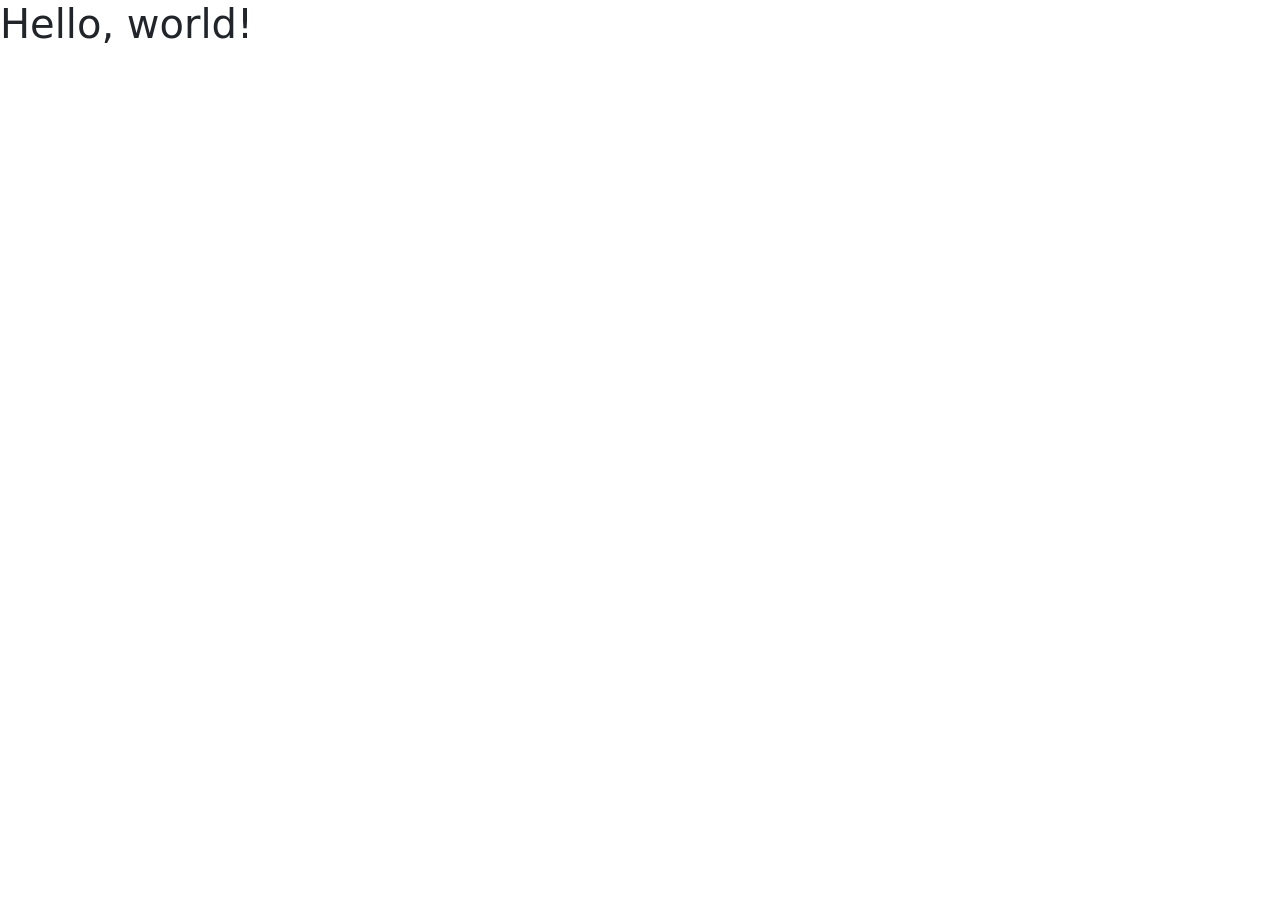
<file: index.html>
<!doctype html>
<html lang="en">
  <head>
    <meta charset="utf-8">
    <meta name="viewport" content="width=device-width, initial-scale=1">
    <title>Bootstrap demo</title>
    <link href="https://cdn.jsdelivr.net/npm/bootstrap@5.3.8/dist/css/bootstrap.min.css" rel="stylesheet"
     integrity="sha384-sRIl4kxILFvY47J16cr9ZwB07vP4J8+LH7qKQnuqkuIAvNWLzeN8tE5YBujZqJLB" crossorigin="anonymous">
  </head>
  <body>
    <h1>Hello, world!</h1>
    <script src="https://cdn.jsdelivr.net/npm/bootstrap@5.3.8/dist/js/bootstrap.bundle.min.js" 
    integrity="sha384-FKyoEForCGlyvwx9Hj09JcYn3nv7wiPVlz7YYwJrWVcXK/BmnVDxM+D2scQbITxI" crossorigin="anonymous"></script>
  </body>
</html>
</file>
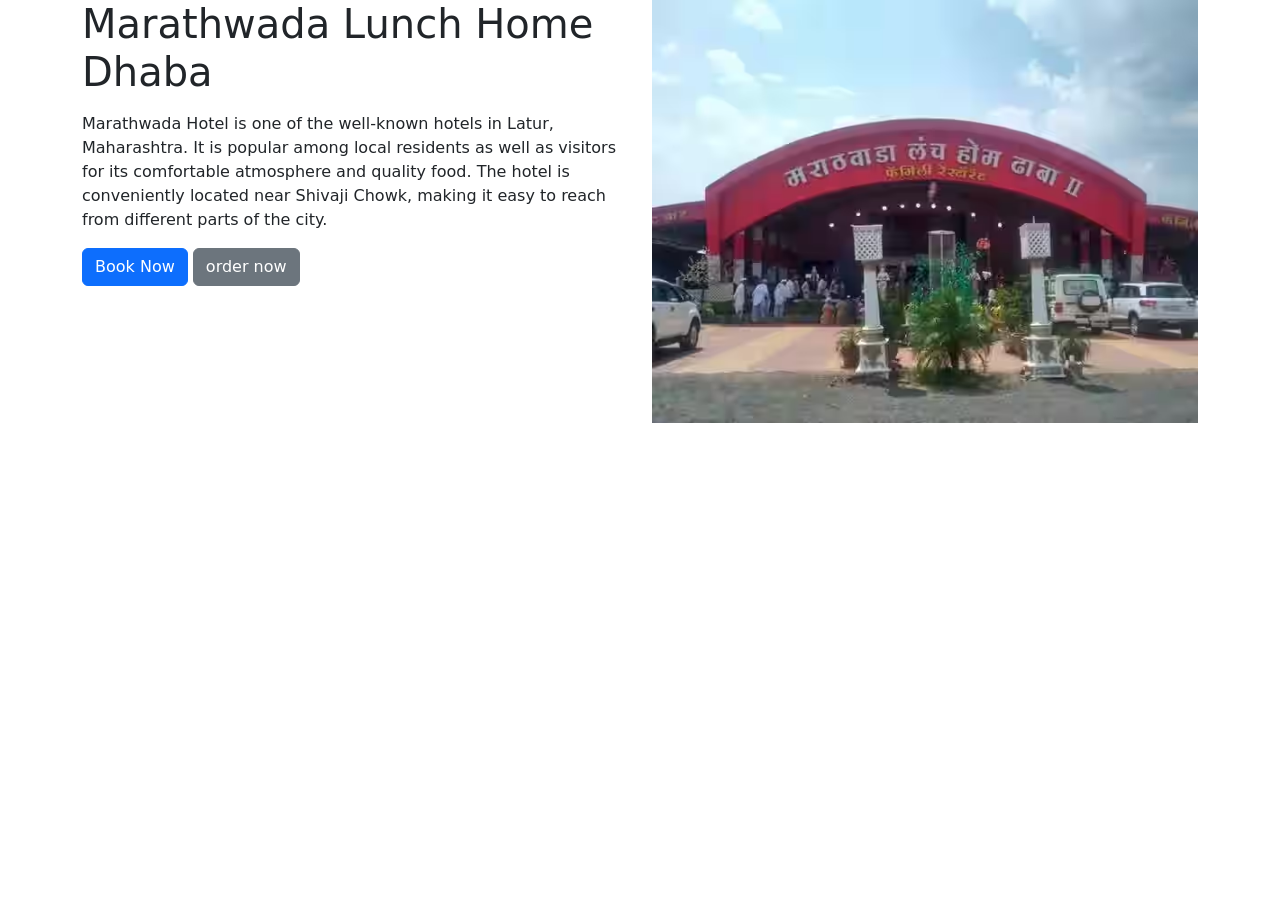
<file: bootstrap layout/01_b5 projethotel.html>
<!doctype html>
<html lang="en">
  <head>
    <meta charset="utf-8">
    <meta name="viewport" content="width=device-width, initial-scale=1">
    <title>Bootstrap demo</title>
    <link href="https://cdn.jsdelivr.net/npm/bootstrap@5.3.8/dist/css/bootstrap.min.css" rel="stylesheet"
     integrity="sha384-sRIl4kxILFvY47J16cr9ZwB07vP4J8+LH7qKQnuqkuIAvNWLzeN8tE5YBujZqJLB" crossorigin="anonymous">
  </head>
  <body>
    <div class="container">
<div class="row">
         <div class="col-md-6">
<h1>Marathwada Lunch Home Dhaba</h1 >
  <p></p>Marathwada Hotel is one of the well-known hotels in Latur, Maharashtra.
   It is popular among local residents as well as visitors for its comfortable atmosphere and quality food. 
   The hotel is conveniently located near Shivaji Chowk, making it easy to reach from different parts of the city.</P>
  <button type="button" class="btn btn-primary">Book Now</button>
  <button type="button" class="btn btn-secondary">order now</button>
</div>
 <div class="col-md-6">
 <img src="/bootstrap layout/image/img1.avif" class="img-fluid" alt="Placeholder Image">
 </div>
</div>
 </div>
  </body>
</html>
</file>
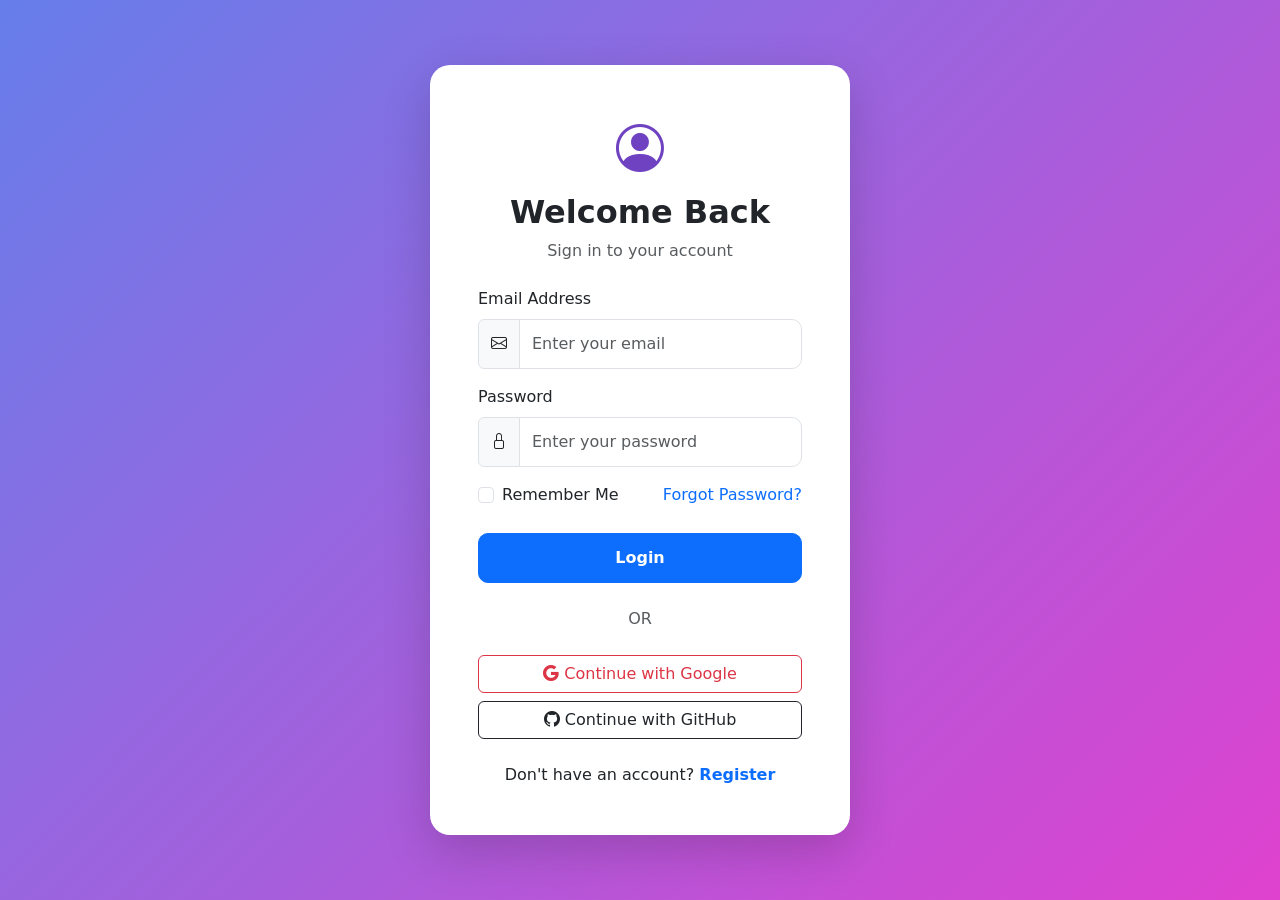
<file: bootstrap_form/01_loginform.html>
<!DOCTYPE html>
<html lang="en">

<head>
    <meta charset="UTF-8">
    <meta name="viewport" content="width=device-width, initial-scale=1.0">
    <title>Modern Login Form</title> <!-- Bootstrap 5 CSS -->
    <link href="https://cdn.jsdelivr.net/npm/bootstrap@5.3.3/dist/css/bootstrap.min.css" rel="stylesheet">
    <!-- Bootstrap Icons -->
    <link href="https://cdn.jsdelivr.net/npm/bootstrap-icons/font/bootstrap-icons.css" rel="stylesheet">
    <style>
        body {
            background: linear-gradient(135deg, #667eea, #df42cf);
            min-height: 100vh;
            display: flex;
            justify-content: center;
            align-items: center;
        }

        .login-card {
            width: 100%;
            max-width: 420px;
            border: none;
            border-radius: 20px;
            overflow: hidden;
            backdrop-filter: blur(10px);
        }

        .form-control {
            border-radius: 10px;
            padding: 12px;
        }

        .btn-login {
            border-radius: 10px;
            padding: 12px;
            font-weight: 600;
        }

        .logo {
            font-size: 3rem;
            color: #6f42c1;
        }
    </style>
</head>

<body>
    <div class="card shadow-lg login-card">
        <div class="card-body p-5">
            <div class="text-center mb-4"> <i class="bi bi-person-circle logo"></i>
                <h2 class="fw-bold mt-2">Welcome Back</h2>
                <p class="text-muted">Sign in to your account</p>
            </div>
            <form> <!-- Email -->
                <div class="mb-3"> <label class="form-label">Email Address</label>
                    <div class="input-group"> <span class="input-group-text"> <i class="bi bi-envelope"></i> </span>
                        <input type="email" class="form-control" placeholder="Enter your email" required> </div>
                </div> <!-- Password -->
                <div class="mb-3"> <label class="form-label">Password</label>
                    <div class="input-group"> <span class="input-group-text"> <i class="bi bi-lock"></i> </span> <input
                            type="password" class="form-control" placeholder="Enter your password" required> </div>
                </div> <!-- Remember Me -->
                <div class="d-flex justify-content-between mb-4">
                    <div class="form-check"> <input class="form-check-input" type="checkbox" id="remember"> <label
                            class="form-check-label" for="remember"> Remember Me </label> </div> <a href="#"
                        class="text-decoration-none"> Forgot Password? </a>
                </div> <!-- Login Button --> <button type="submit" class="btn btn-primary w-100 btn-login"> Login
                </button> <!-- Divider -->
                <div class="text-center my-4 text-muted"> OR </div> <!-- Social Login -->
                <div class="d-grid gap-2"> <button type="button" class="btn btn-outline-danger"> <i
                            class="bi bi-google"></i> Continue with Google </button> <button type="button"
                        class="btn btn-outline-dark"> <i class="bi bi-github"></i> Continue with GitHub </button> </div>
                <p class="text-center mt-4 mb-0"> Don't have an account? <a href="#"
                        class="text-decoration-none fw-bold"> Register </a> </p>
            </form>
        </div>
    </div> <!-- Bootstrap JS -->
    <script src="https://cdn.jsdelivr.net/npm/bootstrap@5.3.3/dist/js/bootstrap.bundle.min.js"></script>
</body>

</html>
</file>
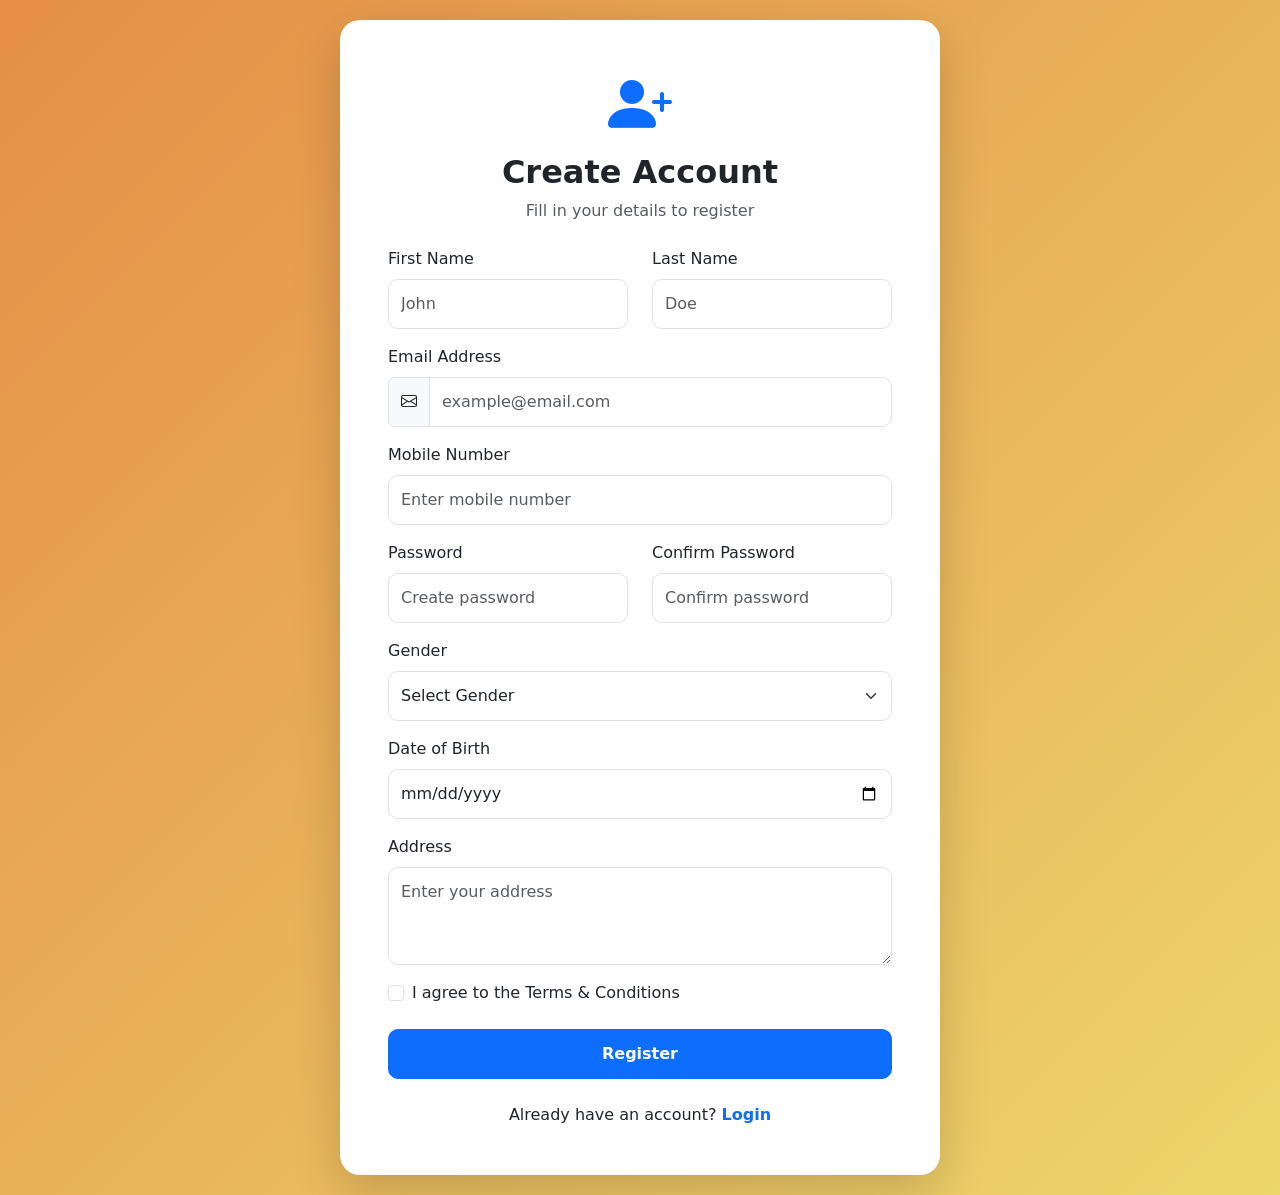
<file: bootstrap_form/02_registrationform.html>
<!DOCTYPE html>
<html lang="en">

<head>
    <meta charset="UTF-8">
    <meta name="viewport" content="width=device-width, initial-scale=1.0">
    <title>Registration Form</title> <!-- Bootstrap 5 CSS -->
    <link href="https://cdn.jsdelivr.net/npm/bootstrap@5.3.3/dist/css/bootstrap.min.css" rel="stylesheet">
    <!-- Bootstrap Icons -->
    <link href="https://cdn.jsdelivr.net/npm/bootstrap-icons/font/bootstrap-icons.css" rel="stylesheet">
    <style>
        body {
            background: linear-gradient(135deg, #e58e46, #edd66c);
            min-height: 100vh;
            display: flex;
            justify-content: center;
            align-items: center;
            padding: 20px;
        }

        .register-card {
            max-width: 600px;
            width: 100%;
            border: none;
            border-radius: 20px;
        }

        .form-control,
        .form-select {
            border-radius: 10px;
            padding: 12px;
        }

        .btn-register {
            border-radius: 10px;
            padding: 12px;
            font-weight: 600;
        }
    </style>
</head>

<body>
    <div class="card shadow-lg register-card">
        <div class="card-body p-5">
            <div class="text-center mb-4"> <i class="bi bi-person-plus-fill display-3 text-primary"></i>
                <h2 class="fw-bold mt-2">Create Account</h2>
                <p class="text-muted">Fill in your details to register</p>
            </div>
            <form>
                <div class="row">
                    <div class="col-md-6 mb-3"> <label class="form-label">First Name</label> <input type="text"
                            class="form-control" placeholder="John" required> </div>
                    <div class="col-md-6 mb-3"> <label class="form-label">Last Name</label> <input type="text"
                            class="form-control" placeholder="Doe" required> </div>
                </div>
                <div class="mb-3"> <label class="form-label">Email Address</label>
                    <div class="input-group"> <span class="input-group-text"> <i class="bi bi-envelope"></i> </span>
                        <input type="email" class="form-control" placeholder="example@email.com" required> </div>
                </div>
                <div class="mb-3"> <label class="form-label">Mobile Number</label> <input type="tel"
                        class="form-control" placeholder="Enter mobile number" required> </div>
                <div class="row">
                    <div class="col-md-6 mb-3"> <label class="form-label">Password</label> <input type="password"
                            class="form-control" placeholder="Create password" required> </div>
                    <div class="col-md-6 mb-3"> <label class="form-label">Confirm Password</label> <input
                            type="password" class="form-control" placeholder="Confirm password" required> </div>
                </div>
                <div class="mb-3"> <label class="form-label">Gender</label> <select class="form-select">
                        <option selected>Select Gender</option>
                        <option>Male</option>
                        <option>Female</option>
                        <option>Other</option>
                    </select> </div>
                <div class="mb-3"> <label class="form-label">Date of Birth</label> <input type="date"
                        class="form-control"> </div>
                <div class="mb-3"> <label class="form-label">Address</label> <textarea class="form-control" rows="3"
                        placeholder="Enter your address"></textarea> </div>
                <div class="form-check mb-4"> <input class="form-check-input" type="checkbox" id="terms" required>
                    <label class="form-check-label" for="terms"> I agree to the Terms & Conditions </label> </div>
                <button type="submit" class="btn btn-primary w-100 btn-register"> Register </button>
                <p class="text-center mt-4 mb-0"> Already have an account? <a href="#"
                        class="text-decoration-none fw-bold"> Login </a> </p>
            </form>
        </div>
    </div>
    <script src="https://cdn.jsdelivr.net/npm/bootstrap@5.3.3/dist/js/bootstrap.bundle.min.js"></script>
</body>

</html>
</file>
